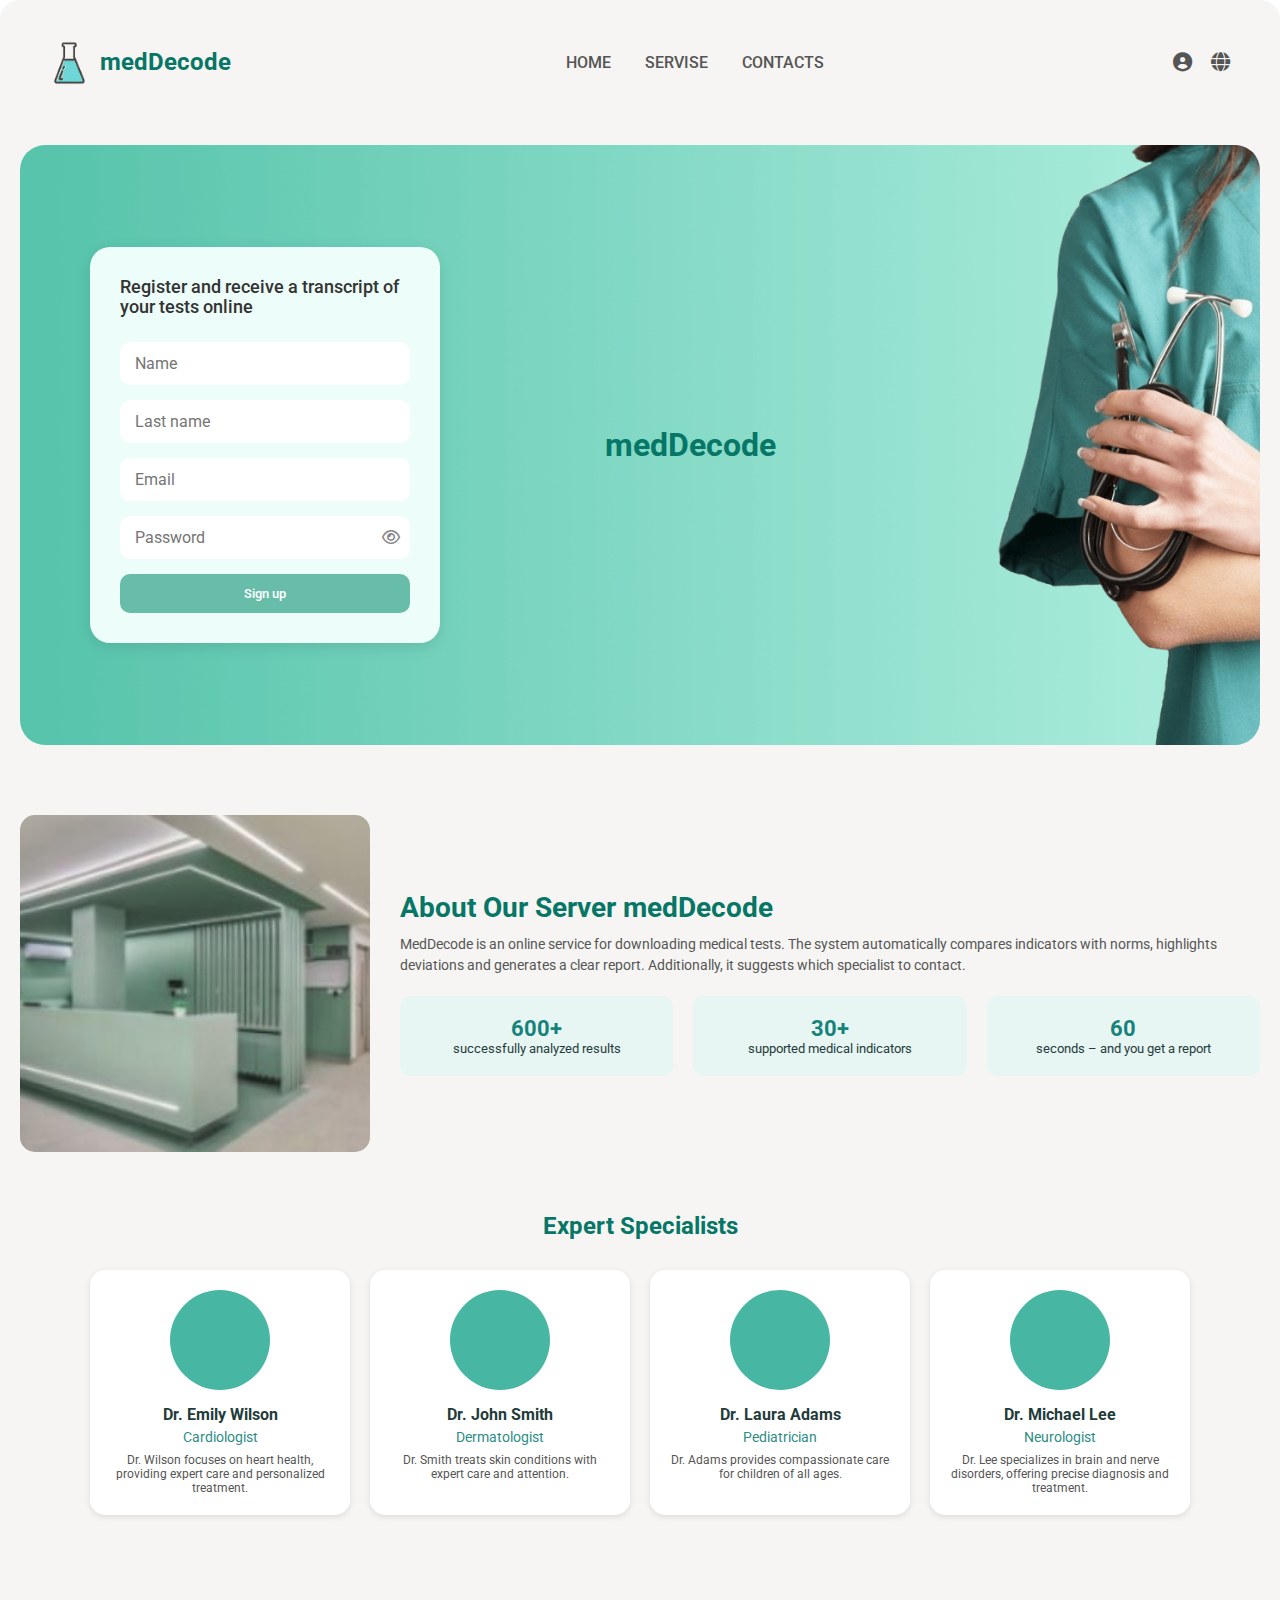
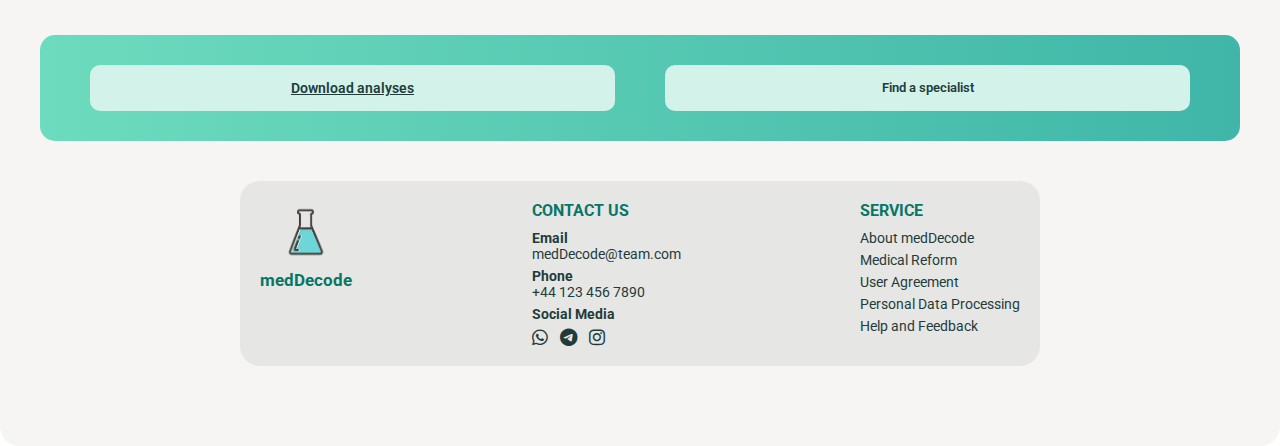
<file: index.html>
<!DOCTYPE html>
<html lang="uk">
<head>
<meta charset="UTF-8">
<meta name="viewport" content="width=device-width, initial-scale=1.0">
<title>medDecode - Реєстрація</title>
<link rel="stylesheet" href="https://cdnjs.cloudflare.com/ajax/libs/font-awesome/6.0.0-beta3/css/all.min.css">
<link href="https://fonts.googleapis.com/css2?family=Roboto:wght@400;500;700&display=swap" rel="stylesheet">
<style>
:root {
    --main-bg: #fff;
    --primary-green: #38b2ac;
    --main-green: #067667;
    --card-bg: #EDFDF9;
    --button-green: #68bda9;
}

* { box-sizing: border-box; margin:0; padding:0; font-family:'Roboto',sans-serif; }

body {
    margin: 0;
    padding: 0;
    background-color: #ffffff;
    display: flex;
    justify-content: center;
}

/* Контейнер всього контенту з бежевим фоном */
.hero-block {
    width: 100%;
    max-width: 1400px;
    margin: 0 auto;
    background-color: #F6F5F3;
    border-radius: 20px;
    padding: 20px;
    flex: 1;
}


/* Верхня панель */
.top-rectangle {
    width: 100%;
    max-width:1400px;
    margin-bottom:40px;
    display:flex;
    justify-content: space-between;
    align-items: center;
    padding:15px 30px;
}

.top-left {
    display:flex;
    align-items:center;
}

.top-left img {
    width:40px;
    height:auto;
    margin-right:10px;
}

.top-left span {
    font-weight:700;
    font-size:1.5em;
    color: var(--main-green);
}

.top-nav a {
    margin:0 15px;
    text-decoration:none;
    color:#555;
    font-weight:500;
    text-transform:uppercase;
}

.top-right i {
    margin-left:15px;
    font-size:1.2em;
    color:#555;
}

/* Основний блок */
.visual-block {
    width: 100%;
    max-width: 1400px;
    display: flex;
    border-radius: 25px;
    overflow: hidden;
    background: url('images/Rectangle_greenr.png') no-repeat center/cover;
    padding: 0px;
    justify-content: space-between;
    align-items: center;
    margin-left: auto;
    margin-right: auto;
}


/* Форма реєстрації */
.registration-area {
    background-color: var(--card-bg);
    border-radius:20px;
    padding:30px;
    max-width:350px;
    width:100%;
    box-shadow:0 4px 15px rgba(0,0,0,0.1);
    margin-left: 70px;
}

.registration-area h2 {
    font-size:1.1em;
    font-weight:500;
    margin-bottom:25px;
    color:#333;
}

.input-group {
    margin-bottom:15px;
    border-radius:10px;
    overflow:hidden;
    background: #fff;
    position: relative;
}

.registration-area input {
    width:100%;
    padding:12px 15px;
    border:none;
    font-size:1em;
    outline:none;
}

.password-toggle {
    position:absolute;
    right:10px;
    top:50%;
    transform: translateY(-50%);
    cursor:pointer;
    color:#888;
}

.signup-button {
    width:100%;
    padding:12px;
    background: var(--button-green);
    color:#fff;
    border:none;
    border-radius:10px;
    font-weight:500;
    cursor:pointer;
    transition:0.3s;
}
.signup-button:hover {
    background:#5fb19d;
}

/* Логотип всередині */
.center-logo {
    text-align:center;
    font-size:2em;
    font-weight:700;
    color:var(--main-green);
    flex:1;
    margin-left: 80px;
}

/* Зображення лікаря */
.doctor-image {
    max-width:400px;
    width:100%;
    object-fit:cover;
    border-radius:15px;
}

@media(max-width:900px){
    .visual-block {
        flex-direction:column;
        padding:20px;
    }
    .doctor-image {
        margin-top:20px;
        max-width:90%;
    }
    .registration-area {
        max-width:100%;
        margin-bottom:20px;
    }
}

.about-section {
    max-width: 1400px;
    margin-top: 70px;
    text-align: left;
    color: #1f3c3b;
}

.about-content {
    display: flex;
    gap: 30px;
    align-items: center;
}

.about-content img {
    width: 350px;
    border-radius: 15px;
}

.about-text { flex: 1; }

.about-text h2 {
    font-size: 28px;
    color: var(--main-green);
    margin-bottom: 10px;
}

.about-text p {
    font-size: 14px;
    color: #555;
    line-height: 1.5;
}

.stats {
    display: flex;
    gap: 20px;
    margin-top: 20px;
}

.stat-box {
    background: #e8f6f3;
    border-radius: 10px;
    padding: 20px;
    flex: 1;
    text-align: center;
}

.stat-box .value {
    font-size: 22px;
    font-weight: bold;
    color: #15837b;
}

.stat-box .label {
    font-size: 13px;
}

.specialists {
    margin-top: 60px;
    text-align: center;
}

.specialists h2 {
    color: var(--main-green);
    font-size: 24px;
    margin-bottom: 30px;
}

.specialist-cards {
    display: flex;
    flex-wrap: wrap;
    justify-content: center;
    gap: 20px;
}

.card {
    background: #fff;
    border-radius: 15px;
    box-shadow: 0 2px 6px rgba(0,0,0,0.1);
    width: 260px;
    padding: 20px;
}

.card .photo {
    background: #47b7a3;
    width: 100px;
    height: 100px;
    border-radius: 50%;
    margin: 0 auto;
}

.card h3 {
    margin-top: 15px;
    margin-bottom: 5px;
    font-size: 16px;
}

.card p.role {
    color: #2d8d84;
    margin: 0;
    font-size: 14px;
}

.card p.desc {
    font-size: 12px;
    color: #555;
    margin-top: 8px;
}

.footer {
    width: 100%;
    margin-top: 80px;
    padding: 40px 20px 20px 20px;
    color: #1f3c3b;
    font-size: 14px;
    align-items:center;
}

/* Верхні кнопки */
.footer-buttons {
    width:100%;
    display: flex;
    overflow:hidden;
    max-width:1400px;
    background: linear-gradient(90deg, #6ddbbd, #3fb6a8);
    border-radius: 15px;
    padding: 25px;
    text-align: center;
    margin-bottom: 40px;
    justify-content: center;
    margin: 0 auto 40px auto;
}

.footer-btn {
    background-color: #d3f2e9;
    border: none;
    width: 100%;
    max-width:1500px;
    padding: 15px;
    border-radius: 10px;
    margin: 5px 25px;
    font-weight: 600;
    color: #1f3c3b;
    cursor: pointer;
    transition: 0.3s;
}

.footer-btn:hover {
    background-color: #b9e8dc;
}

/* Контентна частина */
.footer-content {
    max-width: 800px;
    width: 100%;
    margin: 0 auto 40px auto;
    display: flex;
    justify-content: space-between;
    flex-wrap: wrap;
    gap: 40px;

    background: url('images/Rectangle_contact.png') no-repeat center;
    background-size: 300%;
    border-radius: 20px;
    padding: 20px;
}

.footer-logo {
    display: flex;
    flex-direction: column;
    align-items: center;
}

.footer-logo img {
    width: 45px;
    margin-bottom: 8px;
}

.footer-logo .logo-text {
    font-weight: 700;
    color: var(--main-green);
    font-size: 1.2em;
}

.footer-contact h3,
.footer-service h3 {
    color: var(--main-green);
    font-weight: 700;
    margin-bottom: 10px;
}

.footer-contact p {
    margin: 6px 0;
}

.social-icons {
    display: flex;
    gap: 12px;
    font-size: 18px;
    margin-top: 5px;
}

.social-icons i {
    color: #1f3c3b;
    transition: 0.3s;
    cursor: pointer;
}

.social-icons i:hover {
    color: var(--primary-green);
}

/* Сервіси */
.footer-service ul {
    list-style: none;
    padding: 0;
}

.footer-service li {
    margin-bottom: 6px;
}

.footer-service a {
    text-decoration: none;
    color: #1f3c3b;
    transition: 0.3s;
}

.footer-service a:hover {
    color: var(--main-green);
}

@media(max-width: 900px){
    .visual-block {
        flex-direction: column;
        padding: 20px;
    }
    .registration-area {
        margin-left: 0;
    }
}

@media(max-width: 800px) {
    .footer-content {
        flex-direction: column;
        text-align: center;
    }

    .footer-logo {
        align-items: center;
    }
}
</style>
</head>
<body>

<div class="hero-block">

    <!-- Верхній прямокутник навігації -->
    <div class="top-rectangle">
        <div class="top-left">
            <img src="images/colba.png" alt="Колба">
            <span>medDecode</span>
        </div>
        <div class="top-nav">
            <a href="#">HOME</a>
            <a href="#">SERVISE</a>
            <a href="#">CONTACTS</a>
        </div>
        <div class="top-right">
            <i class="fas fa-user-circle"></i>
            <i class="fas fa-globe"></i>
        </div>
    </div>

    <!-- Основний блок -->
    <div class="visual-block">
        <div class="registration-area">
            <h2>Register and receive a transcript of your tests online</h2>
            <form>
                <div class="input-group">
                    <input type="text" placeholder="Name" required>
                </div>
                <div class="input-group">
                    <input type="text" placeholder="Last name" required>
                </div>
                <div class="input-group">
                    <input type="email" placeholder="Email" required>
                </div>
                <div class="input-group">
                    <input type="password" placeholder="Password" required>
                    <span class="password-toggle"><i class="far fa-eye"></i></span>
                </div>
                <button type="submit" class="signup-button">Sign up</button>
            </form>
        </div>

        <div class="center-logo">medDecode</div>

        <img src="images/doctor0.png" alt="Doctor" class="doctor-image">
    </div>

    <!-- ABOUT OUR SERVER -->
    <div class="about-section">
        <div class="about-content">
            <img src="images/laboratory.png" alt="laboratory">
            <div class="about-text">
                <h2>About Our Server medDecode</h2>
                <p>
                    MedDecode is an online service for downloading medical tests. 
                    The system automatically compares indicators with norms, highlights deviations and generates a clear report. 
                    Additionally, it suggests which specialist to contact.
                </p>
                <div class="stats">
                    <div class="stat-box">
                        <div class="value">600+</div>
                        <div class="label">successfully analyzed results</div>
                    </div>
                    <div class="stat-box">
                        <div class="value">30+</div>
                        <div class="label">supported medical indicators</div>
                    </div>
                    <div class="stat-box">
                        <div class="value">60</div>
                        <div class="label">seconds – and you get a report</div>
                    </div>
                </div>
            </div>
        </div>

        <!-- Спеціалісти -->
        <div class="specialists">
            <h2>Expert Specialists</h2>
            <div class="specialist-cards">
                <div class="card">
                    <div class="photo"></div>
                    <h3>Dr. Emily Wilson</h3>
                    <p class="role">Cardiologist</p>
                    <p class="desc">Dr. Wilson focuses on heart health, providing expert care and personalized treatment.</p>
                </div>
                <div class="card">
                    <div class="photo"></div>
                    <h3>Dr. John Smith</h3>
                    <p class="role">Dermatologist</p>
                    <p class="desc">Dr. Smith treats skin conditions with expert care and attention.</p>
                </div>
                <div class="card">
                    <div class="photo"></div>
                    <h3>Dr. Laura Adams</h3>
                    <p class="role">Pediatrician</p>
                    <p class="desc">Dr. Adams provides compassionate care for children of all ages.</p>
                </div>
                <div class="card">
                    <div class="photo"></div>
                    <h3>Dr. Michael Lee</h3>
                    <p class="role">Neurologist</p>
                    <p class="desc">Dr. Lee specializes in brain and nerve disorders, offering precise diagnosis and treatment.</p>
                </div>
            </div>
        </div>
    </div>

    <!-- FOOTER -->
    <footer class="footer">
        <div class="footer-buttons">
            <a href="decoding.html" class="footer-btn">Download analyses</a>
            <button class="footer-btn">Find a specialist</button>
        </div>

        <div class="footer-content">
            <div class="footer-logo">
                <img src="images/colba.png" alt="Logo">
                <p class="logo-text">medDecode</p>
            </div>

            <div class="footer-contact">
                <h3>CONTACT US</h3>
                <p><strong>Email</strong><br>medDecode@team.com</p>
                <p><strong>Phone</strong><br>+44 123 456 7890</p>
                <p><strong>Social Media</strong></p>
                <div class="social-icons">
                    <i class="fab fa-whatsapp"></i>
                    <i class="fab fa-telegram"></i>
                    <i class="fab fa-instagram"></i>
                </div>
            </div>

            <div class="footer-service">
                <h3>SERVICE</h3>
                <ul>
                    <li><a href="#">About medDecode</a></li>
                    <li><a href="#">Medical Reform</a></li>
                    <li><a href="#">User Agreement</a></li>
                    <li><a href="#">Personal Data Processing</a></li>
                    <li><a href="#">Help and Feedback</a></li>
                </ul>
            </div>
        </div>
    </footer>

</div> <!-- hero-block end -->

</body>
</html>
</file>
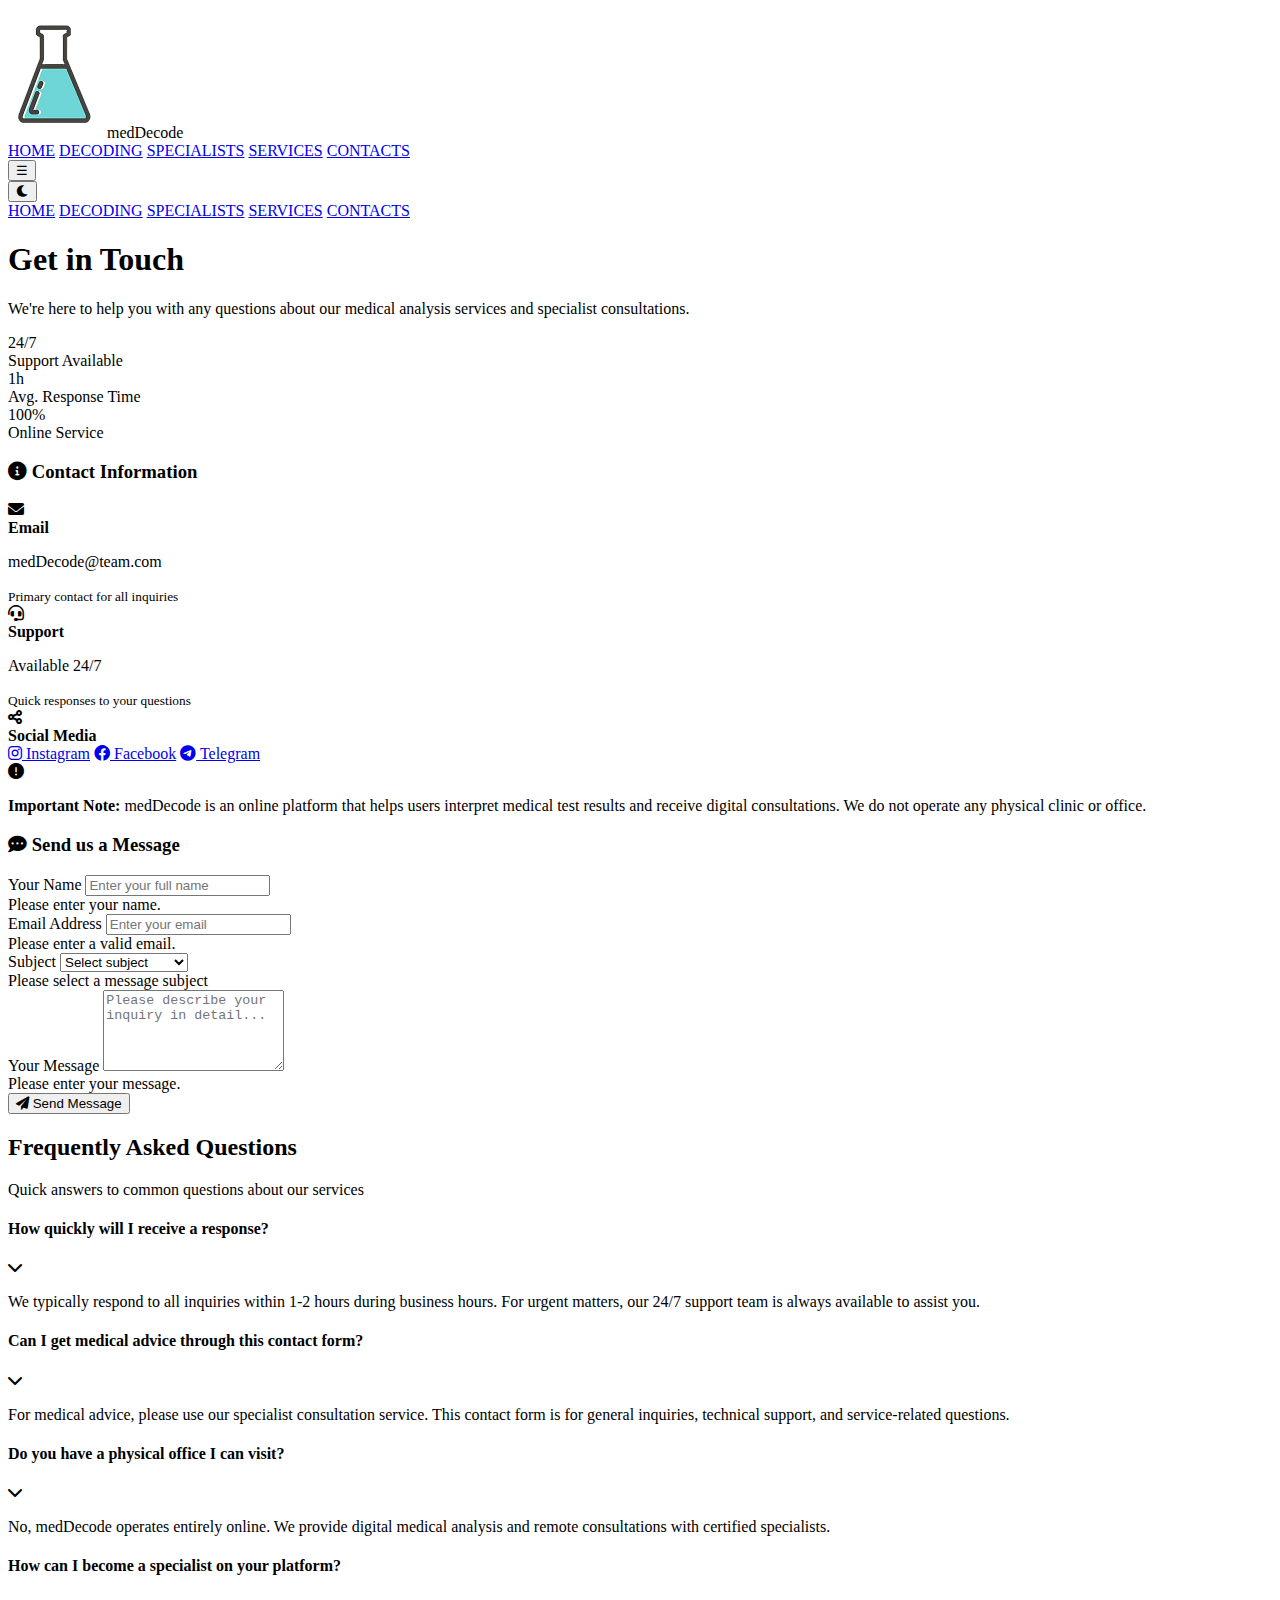
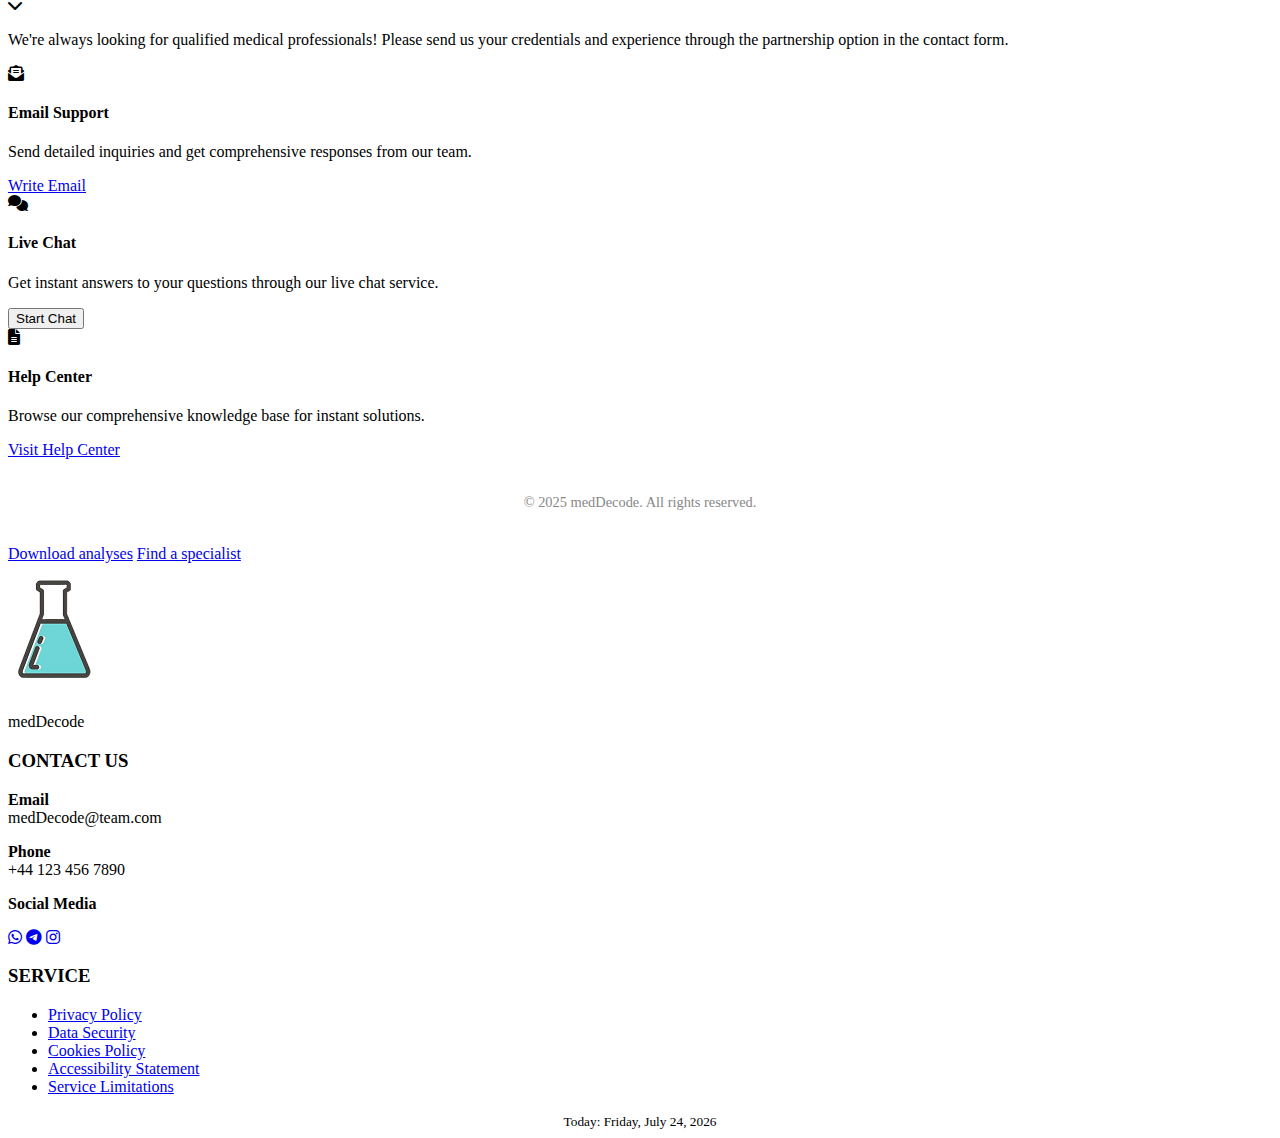
<file: contacts.html>
<!DOCTYPE html>
<html lang="uk">

<head>
    <meta charset="UTF-8">
    <meta name="viewport" content="width=device-width, initial-scale=1.0">
    <title>medDecode - Contacts</title>
    <link rel="stylesheet" href="https://cdnjs.cloudflare.com/ajax/libs/font-awesome/6.0.0-beta3/css/all.min.css">
    <link href="https://fonts.googleapis.com/css2?family=Kiwi+Maru:wght@400;500;700&display=swap" rel="stylesheet">
    <link href="https://fonts.googleapis.com/css2?family=Odor+Mean+Chey&display=swap" rel="stylesheet">
    <link href="https://fonts.googleapis.com/css2?family=Average+Sans&display=swap" rel="stylesheet">
    <link rel="stylesheet" href="css/style.css">
</head>

<body class="app-layout">
    <!-- HERO BLOCK -->
    <div class="hero-block">
        <header class="header">
            <div class="nav-container">
                <div class="logo">
                    <img src="images/colba.png" alt="Колба">
                    <span>medDecode</span>
                </div>

                <!-- Desktop Navigation -->
                <nav class="desktop-nav">
                    <a href="index.html">HOME</a>
                    <a href="decoding.html">DECODING</a>
                    <a href="specialists.html">SPECIALISTS</a>
                    <a href="service.html">SERVICES</a>
                    <a href="contacts.html" class="active">CONTACTS</a>
                </nav>

                <!-- Mobile Navigation Toggle -->
                <button class="mobile-nav-toggle" aria-label="Відкрити меню">☰</button>

                <div class="top-right">
                    <button id="themeToggle" aria-label="Toggle theme">
                        <i class="fas fa-moon"></i>
                    </button>
                </div>
            </div>

            <!-- Mobile Navigation -->
            <nav class="mobile-nav">
                <a href="index.html">HOME</a>
                <a href="decoding.html">DECODING</a>
                <a href="specialists.html">SPECIALISTS</a>
                <a href="service.html">SERVICES</a>
                <a href="contacts.html" class="active">CONTACTS</a>
            </nav>
        </header>

        <main>
            <!-- Contacts Hero Section -->
            <section class="contacts-hero">
                <div class="hero-grid-contact">
                    <div class="contacts-hero-grid">
                        <div class="contacts-content">
                            <h1>Get in Touch</h1>
                            <p>We're here to help you with any questions about our medical analysis services and
                                specialist consultations.</p>
                            <div class="contacts-stats">
                                <div class="stat-item">
                                    <div class="stat-value">24/7</div>
                                    <div class="stat-label">Support Available</div>
                                </div>
                                <div class="stat-item">
                                    <div class="stat-value">1h</div>
                                    <div class="stat-label">Avg. Response Time</div>
                                </div>
                                <div class="stat-item">
                                    <div class="stat-value">100%</div>
                                    <div class="stat-label">Online Service</div>
                                </div>
                            </div>
                        </div>
                    </div>
                </div>
            </section>

            <!-- Contact Sections -->
            <section class="contact-sections container">
                <div class="contact-grid">
                    <!-- Contact Information -->
                    <div class="contact-info-card card">
                        <div class="card-header">
                            <h3><i class="fas fa-info-circle"></i> Contact Information</h3>
                        </div>
                        <div class="card-body">
                            <div class="contact-details">
                                <div class="contact-item">
                                    <div class="contact-icon">
                                        <i class="fas fa-envelope"></i>
                                    </div>
                                    <div class="contact-text">
                                        <strong>Email</strong>
                                        <p>medDecode@team.com</p>
                                        <small>Primary contact for all inquiries</small>
                                    </div>
                                </div>

                                <div class="contact-item">
                                    <div class="contact-icon">
                                        <i class="fas fa-headset"></i>
                                    </div>
                                    <div class="contact-text">
                                        <strong>Support</strong>
                                        <p>Available 24/7</p>
                                        <small>Quick responses to your questions</small>
                                    </div>
                                </div>

                                <div class="contact-item">
                                    <div class="contact-icon">
                                        <i class="fas fa-share-alt"></i>
                                    </div>
                                    <div class="contact-text">
                                        <strong>Social Media</strong>
                                        <div class="social-links">
                                            <a href="#" class="social-link"><i class="fab fa-instagram"></i>
                                                Instagram</a>
                                            <a href="#" class="social-link"><i class="fab fa-facebook"></i> Facebook</a>
                                            <a href="#" class="social-link"><i class="fab fa-telegram"></i> Telegram</a>
                                        </div>
                                    </div>
                                </div>

                                <div class="contact-note">
                                    <i class="fas fa-exclamation-circle"></i>
                                    <p><strong>Important Note:</strong> medDecode is an online platform that helps users
                                        interpret medical test results and receive digital consultations. We do not
                                        operate any physical clinic or office.</p>
                                </div>
                            </div>
                        </div>
                    </div>

                    <!-- Feedback Form -->
                    <div class="feedback-form-card card">
                        <div class="card-header">
                            <h3><i class="fas fa-comment-dots"></i> Send us a Message</h3>
                        </div>
                        <div class="card-body">
                            <form id="feedbackForm" novalidate>
                                <div class="form-group">
                                    <label class="form-label">Your Name</label>
                                    <input type="text" class="form-control" name="name"
                                        placeholder="Enter your full name" required>
                                    <div class="error-message">Please enter your name.</div>
                                </div>

                                <div class="form-group">
                                    <label class="form-label">Email Address</label>
                                    <input type="email" class="form-control" name="email" placeholder="Enter your email"
                                        required>
                                    <div class="error-message">Please enter a valid email.</div>
                                </div>

                                <div class="form-group">
                                    <label class="form-label">Subject</label>
                                    <select class="form-control" name="subject" required>
                                        <option value="" disabled selected>Select subject</option>
                                        <option value="general">General Inquiry</option>
                                        <option value="technical">Technical Support</option>
                                        <option value="billing">Billing Question</option>
                                        <option value="partnership">Partnership</option>
                                        <option value="other">Other</option>
                                    </select>
                                    <div class="error-message">Please select a message subject</div>
                                </div>

                                <div class="form-group">
                                    <label class="form-label">Your Message</label>
                                    <textarea class="form-control" name="message" rows="5"
                                        placeholder="Please describe your inquiry in detail..." required></textarea>
                                    <div class="error-message">Please enter your message.</div>
                                </div>

                                <div class="form-actions">
                                    <button type="submit" class="btn btn-primary btn-large">
                                        <i class="fas fa-paper-plane"></i>
                                        Send Message
                                    </button>
                                </div>
                            </form>
                        </div>
                    </div>
                </div>
            </section>

            <!-- FAQ Section -->
            <section class="faq-section">
                <div class="container">
                    <h2 class="text-center">Frequently Asked Questions</h2>
                    <p class="text-center subheading">Quick answers to common questions about our services</p>

                    <div class="faq-grid">
                        <div class="faq-card card">
                            <div class="faq-question">
                                <h4>How quickly will I receive a response?</h4>
                                <i class="fas fa-chevron-down"></i>
                            </div>
                            <div class="faq-answer">
                                <p>We typically respond to all inquiries within 1-2 hours during business hours. For
                                    urgent matters, our 24/7 support team is always available to assist you.</p>
                            </div>
                        </div>

                        <div class="faq-card card">
                            <div class="faq-question">
                                <h4>Can I get medical advice through this contact form?</h4>
                                <i class="fas fa-chevron-down"></i>
                            </div>
                            <div class="faq-answer">
                                <p>For medical advice, please use our specialist consultation service. This contact form
                                    is for general inquiries, technical support, and service-related questions.</p>
                            </div>
                        </div>

                        <div class="faq-card card">
                            <div class="faq-question">
                                <h4>Do you have a physical office I can visit?</h4>
                                <i class="fas fa-chevron-down"></i>
                            </div>
                            <div class="faq-answer">
                                <p>No, medDecode operates entirely online. We provide digital medical analysis and
                                    remote consultations with certified specialists.</p>
                            </div>
                        </div>

                        <div class="faq-card card">
                            <div class="faq-question">
                                <h4>How can I become a specialist on your platform?</h4>
                                <i class="fas fa-chevron-down"></i>
                            </div>
                            <div class="faq-answer">
                                <p>We're always looking for qualified medical professionals! Please send us your
                                    credentials and experience through the partnership option in the contact form.</p>
                            </div>
                        </div>
                    </div>
                </div>
            </section>

            <!-- Support Channels -->
            <section class="support-channels container">
                <div class="support-grid">
                    <div class="support-card card text-center">
                        <div class="support-icon">
                            <i class="fas fa-envelope-open-text"></i>
                        </div>
                        <h4>Email Support</h4>
                        <p>Send detailed inquiries and get comprehensive responses from our team.</p>
                        <a href="mailto:medDecode@team.com" class="btn btn-secondary">Write Email</a>
                    </div>

                    <div class="support-card card text-center">
                        <div class="support-icon">
                            <i class="fas fa-comments"></i>
                        </div>
                        <h4>Live Chat</h4>
                        <p>Get instant answers to your questions through our live chat service.</p>
                        <button class="btn btn-secondary" onclick="alert('Live chat would open here')">Start
                            Chat</button>
                    </div>

                    <div class="support-card card text-center">
                        <div class="support-icon">
                            <i class="fas fa-file-alt"></i>
                        </div>
                        <h4>Help Center</h4>
                        <p>Browse our comprehensive knowledge base for instant solutions.</p>
                        <a href="service.html" class="btn btn-secondary">Visit Help Center</a>
                    </div>
                </div>
            </section>
        </main>

        <footer class="footer">
            <div class="footer-buttons">
                <a href="decoding.html" class="footer-btn btn">Download analyses</a>
                <a href="specialists.html" class="footer-btn btn">Find a specialist</a>
            </div>

            <div class="footer-grid">
                <div class="footer-logo text-center">
                    <img src="images/colba.png" alt="Logo">
                    <p class="logo-text">medDecode</p>
                </div>

                <div class="footer-contact">
                    <h3>CONTACT US</h3>
                    <p><strong>Email</strong><br>medDecode@team.com</p>
                    <p><strong>Phone</strong><br>+44 123 456 7890</p>
                    <p><strong>Social Media</strong></p>
                    <div class="social-icons">
                        <a href="#" class="social-icon"><i class="fab fa-whatsapp"></i></a>
                        <a href="#" class="social-icon"><i class="fab fa-telegram"></i></a>
                        <a href="#" class="social-icon"><i class="fab fa-instagram"></i></a>
                    </div>
                </div>

                <div class="footer-service">
                    <h3>SERVICE</h3>
                    <ul>
                        <li><a href="service.html#privacy-policy">Privacy Policy</a></li>
                        <li><a href="service.html#data-security">Data Security</a></li>
                        <li><a href="service.html#cookies-policy">Cookies Policy</a></li>
                        <li><a href="service.html#accessibility">Accessibility Statement</a></li>
                        <li><a href="service.html#service-limitations">Service Limitations</a></li>
                    </ul>
                </div>
            </div>
        </footer>
    </div>

    <!-- PROFILE SECTION -->
    <section class="profile-section" id="profile-page" style="display:none;">
        <!-- Profile content from index.html -->
    </section>

    <script>
        document.addEventListener('DOMContentLoaded', function () {
            const form = document.getElementById('feedbackForm');

            // FAQ Accordion
            const faqQuestions = document.querySelectorAll('.faq-question');
            faqQuestions.forEach(question => {
                question.addEventListener('click', function () {
                    const answer = this.nextElementSibling;
                    const icon = this.querySelector('i');

                    // Toggle active class
                    this.classList.toggle('active');
                    answer.classList.toggle('active');

                    // Rotate icon
                    if (this.classList.contains('active')) {
                        icon.style.transform = 'rotate(180deg)';
                    } else {
                        icon.style.transform = 'rotate(0deg)';
                    }
                });
            });

            if (form) {
                form.addEventListener('submit', function (e) {
                    e.preventDefault();

                    // Basic validation
                    const name = form.elements['name'].value.trim();
                    const email = form.elements['email'].value.trim();
                    const subject = form.elements['subject'].value;
                    const message = form.elements['message'].value.trim();

                    if (name && email && subject && message) {
                        // Show success message
                        const alert = document.createElement('div');
                        alert.className = 'alert alert-success';
                        alert.innerHTML = `
                            <i class="fas fa-check-circle"></i>
                            <div>
                                <strong>Thank you for your message!</strong><br>
                                We will get back to you within 1-2 hours.
                            </div>
                        `;
                        form.parentNode.insertBefore(alert, form);

                        // Reset form
                        form.reset();

                        // Remove alert after 5 seconds
                        setTimeout(() => {
                            alert.remove();
                        }, 5000);
                    }
                });
            }

            // Social links interaction
            const socialLinks = document.querySelectorAll('.social-link');
            socialLinks.forEach(link => {
                link.addEventListener('click', function (e) {
                    e.preventDefault();
                    const platform = this.querySelector('i').className.split(' ')[1].replace('fa-', '');
                    alert(`You would be redirected to our ${platform} page`);
                });
            });
        });
    </script>
    <script src="js/script.js"></script>
    <script src="js/main.js"></script>
</body>

</html>
</file>
<file: css/style.css>

</file>
